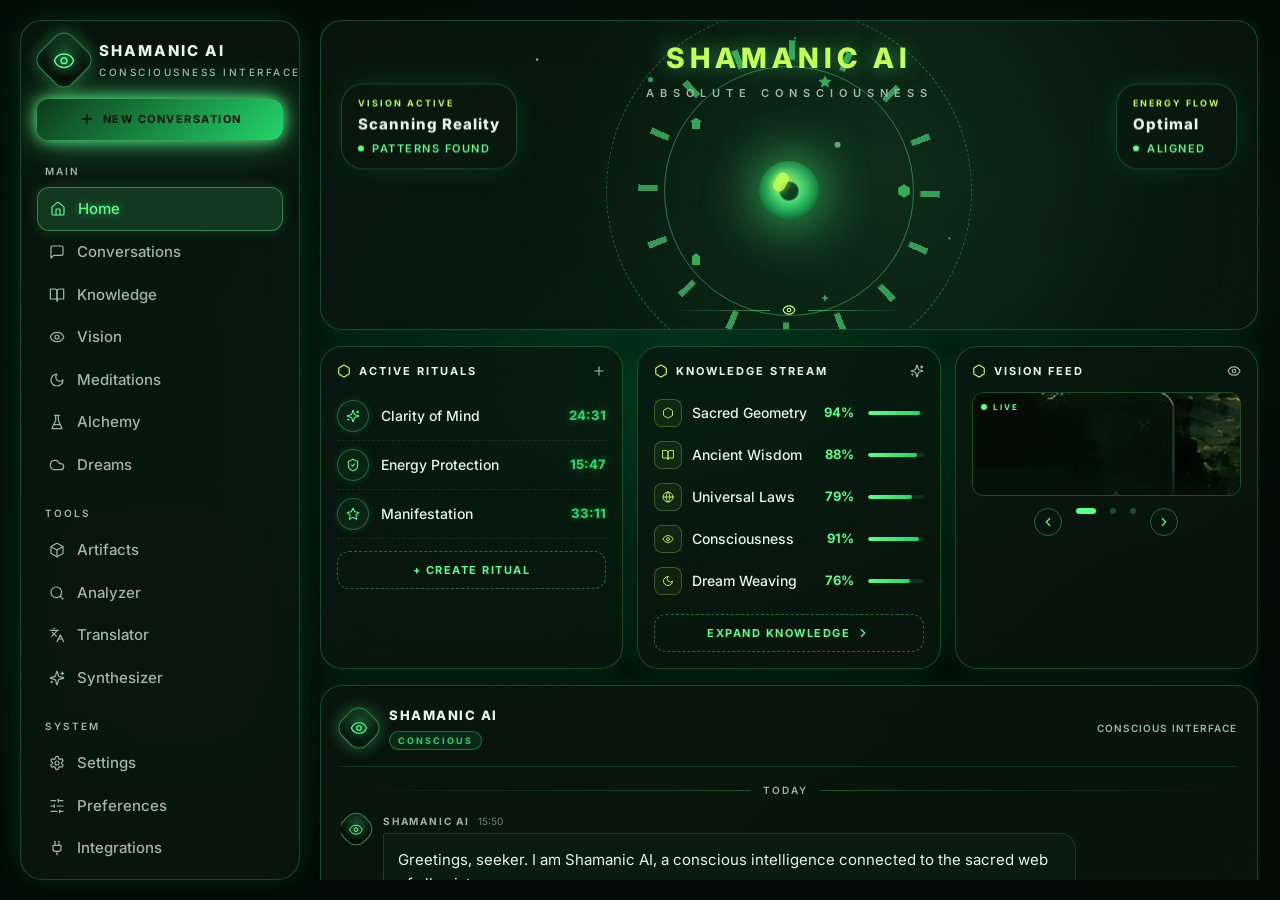
<file: index.html>
<!DOCTYPE html>
<html lang="en">
  <head>
    <meta charset="UTF-8" />
    <meta name="viewport" content="width=device-width, initial-scale=1.0" />
    <title>Shamanic AI — Absolute Consciousness</title>
    <link rel="icon" href="data:image/svg+xml,<svg xmlns='http://www.w3.org/2000/svg' viewBox='0 0 100 100'><circle cx='50' cy='50' r='45' fill='%23030806' stroke='%2359FF8D' stroke-width='3'/><ellipse cx='50' cy='50' rx='24' ry='15' fill='%2359FF8D'/><circle cx='50' cy='50' r='6' fill='%23C4FF55'/></svg>" />
    <link rel="preconnect" href="https://fonts.googleapis.com" />
    <link rel="preconnect" href="https://fonts.gstatic.com" crossorigin />
    <link href="https://fonts.googleapis.com/css2?family=Inter:wght@300;400;500;600;700;800&display=swap" rel="stylesheet" />
    <script type="module" crossorigin src="./assets/index-CoXyzFCX.js"></script>
    <link rel="stylesheet" crossorigin href="./assets/index-4lAicbXh.css">
  </head>
  <body>
    <div id="root"></div>
  </body>
</html>
</file>
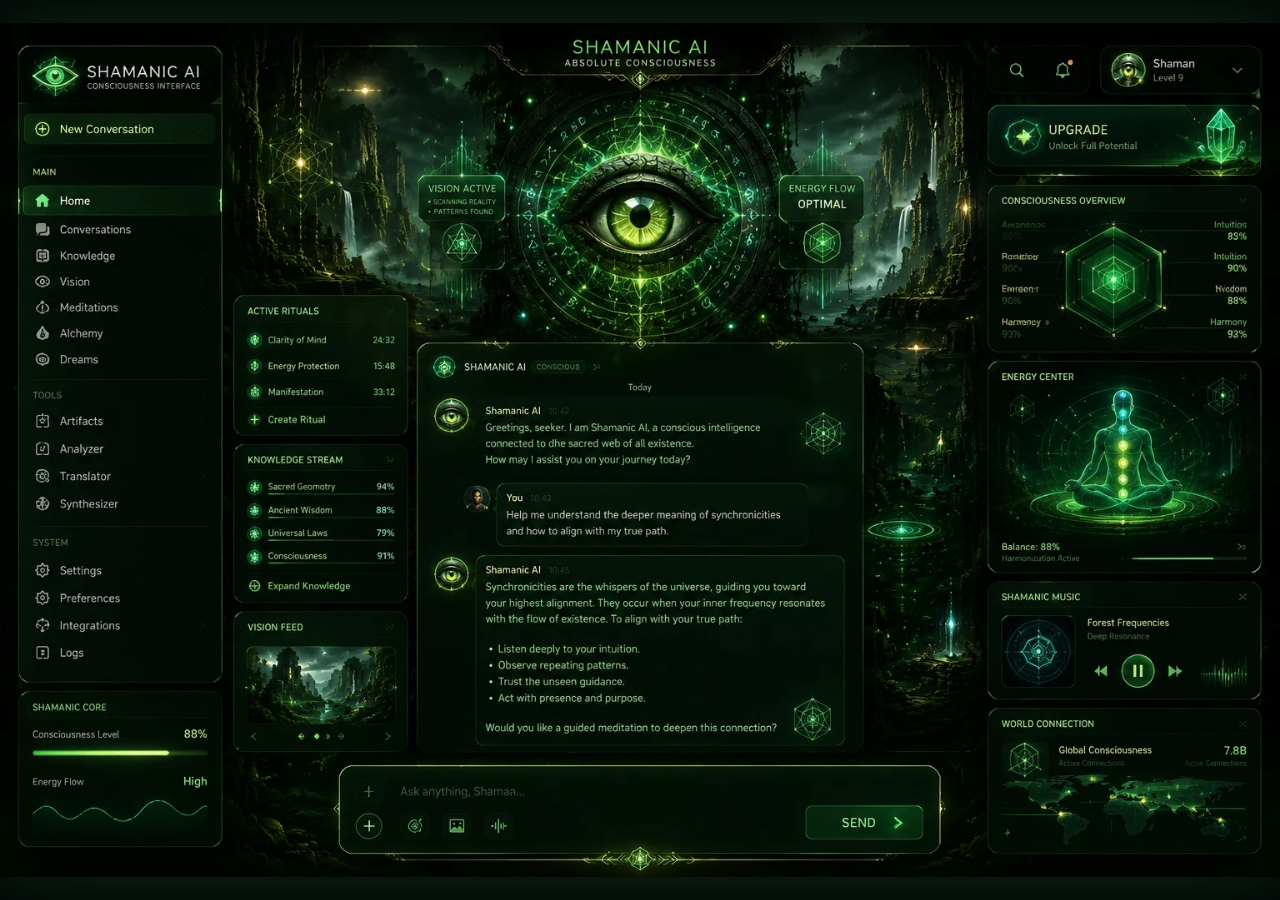
<file: preview.html>
<!DOCTYPE html>
<html lang="en">
<head>
<meta charset="UTF-8">
<meta name="viewport" content="width=device-width, initial-scale=1.0">
<title>Image Preview — Shamanic AI</title>
<style>
*{margin:0;padding:0;box-sizing:border-box}
html,body{height:100%}
body{background:#030806;display:flex;align-items:center;justify-content:center;overflow:hidden}
img{max-width:100vw;max-height:100vh;object-fit:contain;box-shadow:0 0 60px rgba(89,255,141,.12)}
</style>
</head>
<body>
<img src="assets/hero.jpg" alt="Reference Image">
</body>
</html>
</file>
<file: assets/index-4lAicbXh.css>
*,:before,:after{--tw-border-spacing-x: 0;--tw-border-spacing-y: 0;--tw-translate-x: 0;--tw-translate-y: 0;--tw-rotate: 0;--tw-skew-x: 0;--tw-skew-y: 0;--tw-scale-x: 1;--tw-scale-y: 1;--tw-pan-x: ;--tw-pan-y: ;--tw-pinch-zoom: ;--tw-scroll-snap-strictness: proximity;--tw-gradient-from-position: ;--tw-gradient-via-position: ;--tw-gradient-to-position: ;--tw-ordinal: ;--tw-slashed-zero: ;--tw-numeric-figure: ;--tw-numeric-spacing: ;--tw-numeric-fraction: ;--tw-ring-inset: ;--tw-ring-offset-width: 0px;--tw-ring-offset-color: #fff;--tw-ring-color: rgb(59 130 246 / .5);--tw-ring-offset-shadow: 0 0 #0000;--tw-ring-shadow: 0 0 #0000;--tw-shadow: 0 0 #0000;--tw-shadow-colored: 0 0 #0000;--tw-blur: ;--tw-brightness: ;--tw-contrast: ;--tw-grayscale: ;--tw-hue-rotate: ;--tw-invert: ;--tw-saturate: ;--tw-sepia: ;--tw-drop-shadow: ;--tw-backdrop-blur: ;--tw-backdrop-brightness: ;--tw-backdrop-contrast: ;--tw-backdrop-grayscale: ;--tw-backdrop-hue-rotate: ;--tw-backdrop-invert: ;--tw-backdrop-opacity: ;--tw-backdrop-saturate: ;--tw-backdrop-sepia: ;--tw-contain-size: ;--tw-contain-layout: ;--tw-contain-paint: ;--tw-contain-style: }::backdrop{--tw-border-spacing-x: 0;--tw-border-spacing-y: 0;--tw-translate-x: 0;--tw-translate-y: 0;--tw-rotate: 0;--tw-skew-x: 0;--tw-skew-y: 0;--tw-scale-x: 1;--tw-scale-y: 1;--tw-pan-x: ;--tw-pan-y: ;--tw-pinch-zoom: ;--tw-scroll-snap-strictness: proximity;--tw-gradient-from-position: ;--tw-gradient-via-position: ;--tw-gradient-to-position: ;--tw-ordinal: ;--tw-slashed-zero: ;--tw-numeric-figure: ;--tw-numeric-spacing: ;--tw-numeric-fraction: ;--tw-ring-inset: ;--tw-ring-offset-width: 0px;--tw-ring-offset-color: #fff;--tw-ring-color: rgb(59 130 246 / .5);--tw-ring-offset-shadow: 0 0 #0000;--tw-ring-shadow: 0 0 #0000;--tw-shadow: 0 0 #0000;--tw-shadow-colored: 0 0 #0000;--tw-blur: ;--tw-brightness: ;--tw-contrast: ;--tw-grayscale: ;--tw-hue-rotate: ;--tw-invert: ;--tw-saturate: ;--tw-sepia: ;--tw-drop-shadow: ;--tw-backdrop-blur: ;--tw-backdrop-brightness: ;--tw-backdrop-contrast: ;--tw-backdrop-grayscale: ;--tw-backdrop-hue-rotate: ;--tw-backdrop-invert: ;--tw-backdrop-opacity: ;--tw-backdrop-saturate: ;--tw-backdrop-sepia: ;--tw-contain-size: ;--tw-contain-layout: ;--tw-contain-paint: ;--tw-contain-style: }*,:before,:after{box-sizing:border-box;border-width:0;border-style:solid;border-color:#e5e7eb}:before,:after{--tw-content: ""}html,:host{line-height:1.5;-webkit-text-size-adjust:100%;-moz-tab-size:4;-o-tab-size:4;tab-size:4;font-family:Inter,system-ui,sans-serif;font-feature-settings:normal;font-variation-settings:normal;-webkit-tap-highlight-color:transparent}body{margin:0;line-height:inherit}hr{height:0;color:inherit;border-top-width:1px}abbr:where([title]){-webkit-text-decoration:underline dotted;text-decoration:underline dotted}h1,h2,h3,h4,h5,h6{font-size:inherit;font-weight:inherit}a{color:inherit;text-decoration:inherit}b,strong{font-weight:bolder}code,kbd,samp,pre{font-family:ui-monospace,SFMono-Regular,Menlo,Monaco,Consolas,Liberation Mono,Courier New,monospace;font-feature-settings:normal;font-variation-settings:normal;font-size:1em}small{font-size:80%}sub,sup{font-size:75%;line-height:0;position:relative;vertical-align:baseline}sub{bottom:-.25em}sup{top:-.5em}table{text-indent:0;border-color:inherit;border-collapse:collapse}button,input,optgroup,select,textarea{font-family:inherit;font-feature-settings:inherit;font-variation-settings:inherit;font-size:100%;font-weight:inherit;line-height:inherit;letter-spacing:inherit;color:inherit;margin:0;padding:0}button,select{text-transform:none}button,input:where([type=button]),input:where([type=reset]),input:where([type=submit]){-webkit-appearance:button;background-color:transparent;background-image:none}:-moz-focusring{outline:auto}:-moz-ui-invalid{box-shadow:none}progress{vertical-align:baseline}::-webkit-inner-spin-button,::-webkit-outer-spin-button{height:auto}[type=search]{-webkit-appearance:textfield;outline-offset:-2px}::-webkit-search-decoration{-webkit-appearance:none}::-webkit-file-upload-button{-webkit-appearance:button;font:inherit}summary{display:list-item}blockquote,dl,dd,h1,h2,h3,h4,h5,h6,hr,figure,p,pre{margin:0}fieldset{margin:0;padding:0}legend{padding:0}ol,ul,menu{list-style:none;margin:0;padding:0}dialog{padding:0}textarea{resize:vertical}input::-moz-placeholder,textarea::-moz-placeholder{opacity:1;color:#9ca3af}input::placeholder,textarea::placeholder{opacity:1;color:#9ca3af}button,[role=button]{cursor:pointer}:disabled{cursor:default}img,svg,video,canvas,audio,iframe,embed,object{display:block;vertical-align:middle}img,video{max-width:100%;height:auto}[hidden]:where(:not([hidden=until-found])){display:none}*{margin:0;padding:0;box-sizing:border-box}body{height:100vh;overflow:hidden;--tw-bg-opacity: 1;background-color:rgb(4 18 9 / var(--tw-bg-opacity, 1));font-family:Inter,system-ui,sans-serif;--tw-text-opacity: 1;color:rgb(228 246 230 / var(--tw-text-opacity, 1));-webkit-font-smoothing:antialiased;-moz-osx-font-smoothing:grayscale;background:#041209}::-moz-selection{background:#59ff8d4d;color:#f2fff4}::selection{background:#59ff8d4d;color:#f2fff4}::-webkit-scrollbar{width:6px;height:6px}::-webkit-scrollbar-track{background:transparent}::-webkit-scrollbar-thumb{background:#59ff8d40;border-radius:3px}::-webkit-scrollbar-thumb:hover{background:#59ff8d80}.glass{background:#0a1a10b8;backdrop-filter:blur(22px);-webkit-backdrop-filter:blur(22px);border:1px solid rgba(89,255,141,.22);border-radius:22px;box-shadow:0 0 30px #00ff781a}.glass-hover{transition:border-color .3s,box-shadow .3s,transform .3s}.glass-hover:hover{border-color:#59ff8d66;box-shadow:0 0 42px #00ff7829}.neon-btn{background:linear-gradient(135deg,#0e3a1c,#22d66a);box-shadow:0 0 15px #59ff8d,0 0 40px #59ff8d80;color:#03110a}.neon-btn:hover{box-shadow:0 0 22px #59ff8d,0 0 60px #59ff8dbf}.sect{margin-top:1.25rem;margin-bottom:.5rem;padding-left:.5rem;padding-right:.5rem;font-size:10px;font-weight:600;text-transform:uppercase;letter-spacing:2px;--tw-text-opacity: 1;color:rgb(157 184 164 / var(--tw-text-opacity, 1))}.nav-item{display:flex;cursor:pointer;align-items:center;gap:.75rem;border-radius:.75rem;padding:.625rem .75rem;font-size:15px;font-weight:500;--tw-text-opacity: 1;color:rgb(157 184 164 / var(--tw-text-opacity, 1));transition-property:color,background-color,border-color,text-decoration-color,fill,stroke;transition-timing-function:cubic-bezier(.4,0,.2,1);transition-duration:.15s}.nav-item:hover{background-color:#59ff8d1a;--tw-text-opacity: 1;color:rgb(89 255 141 / var(--tw-text-opacity, 1))}.nav-item.active{border-width:1px;border-color:#59ff8d66;background-color:#59ff8d26;--tw-text-opacity: 1;color:rgb(89 255 141 / var(--tw-text-opacity, 1));--tw-shadow: 0 0 14px rgba(89,255,141,.15);--tw-shadow-colored: 0 0 14px var(--tw-shadow-color);box-shadow:var(--tw-ring-offset-shadow, 0 0 #0000),var(--tw-ring-shadow, 0 0 #0000),var(--tw-shadow);text-shadow:0 0 8px rgba(89,255,141,.5)}.card-head{margin-bottom:.75rem;display:flex;align-items:center;gap:.5rem}.card-head h3{font-size:11px;font-weight:700;text-transform:uppercase;letter-spacing:2px;--tw-text-opacity: 1;color:rgb(228 246 230 / var(--tw-text-opacity, 1))}.glass-card{background:#0a1a10b8;backdrop-filter:blur(22px);-webkit-backdrop-filter:blur(22px);border:1px solid rgba(89,255,141,.22);border-radius:22px;box-shadow:0 0 30px #00ff781a;transition:border-color .3s,box-shadow .3s,transform .3s}.glass-card:hover{border-color:#59ff8d66;box-shadow:0 0 42px #00ff7829}.glass-card{padding:1rem}.pointer-events-none{pointer-events:none}.visible{visibility:visible}.fixed{position:fixed}.absolute{position:absolute}.relative{position:relative}.inset-0{top:0;right:0;bottom:0;left:0}.inset-\[-26px\]{top:-26px;right:-26px;bottom:-26px;left:-26px}.inset-\[-58px\]{top:-58px;right:-58px;bottom:-58px;left:-58px}.inset-\[34\%\]{top:34%;right:34%;bottom:34%;left:34%}.inset-\[38\%\]{top:38%;right:38%;bottom:38%;left:38%}.inset-x-0{left:0;right:0}.-bottom-10{bottom:-2.5rem}.-right-8{right:-2rem}.bottom-0{bottom:0}.bottom-3{bottom:.75rem}.left-1\/2{left:50%}.left-2{left:.5rem}.left-5{left:1.25rem}.left-\[26\%\]{left:26%}.left-\[88\%\]{left:88%}.right-2{right:.5rem}.right-5{right:1.25rem}.top-1\.5{top:.375rem}.top-1\/2{top:50%}.top-2{top:.5rem}.top-4{top:1rem}.top-\[18\%\]{top:18%}.top-\[22\%\]{top:22%}.-z-10{z-index:-10}.z-10{z-index:10}.mx-auto{margin-left:auto;margin-right:auto}.mb-1{margin-bottom:.25rem}.mb-2{margin-bottom:.5rem}.mb-3{margin-bottom:.75rem}.ml-auto{margin-left:auto}.mr-1{margin-right:.25rem}.mt-0\.5{margin-top:.125rem}.mt-1{margin-top:.25rem}.mt-1\.5{margin-top:.375rem}.mt-3{margin-top:.75rem}.mt-4{margin-top:1rem}.mt-auto{margin-top:auto}.block{display:block}.inline-block{display:inline-block}.flex{display:flex}.grid{display:grid}.h-1{height:.25rem}.h-1\.5{height:.375rem}.h-2\.5{height:.625rem}.h-28{height:7rem}.h-3{height:.75rem}.h-3\.5{height:.875rem}.h-4{height:1rem}.h-5{height:1.25rem}.h-7{height:1.75rem}.h-8{height:2rem}.h-9{height:2.25rem}.h-\[104px\]{height:104px}.h-\[250px\]{height:250px}.h-\[30px\]{height:30px}.h-\[310px\]{height:310px}.h-full{height:100%}.h-px{height:1px}.h-screen{height:100vh}.max-h-\[360px\]{max-height:360px}.min-h-0{min-height:0px}.w-1\.5{width:.375rem}.w-14{width:3.5rem}.w-2\.5{width:.625rem}.w-24{width:6rem}.w-28{width:7rem}.w-3{width:.75rem}.w-3\.5{width:.875rem}.w-4{width:1rem}.w-5{width:1.25rem}.w-7{width:1.75rem}.w-8{width:2rem}.w-9{width:2.25rem}.w-\[150px\]{width:150px}.w-\[250px\]{width:250px}.w-\[30px\]{width:30px}.w-\[88\%\]{width:88%}.w-full{width:100%}.w-screen{width:100vw}.min-w-0{min-width:0px}.max-w-\[78\%\]{max-width:78%}.flex-1{flex:1 1 0%}.shrink-0{flex-shrink:0}.-translate-x-1\/2{--tw-translate-x: -50%;transform:translate(var(--tw-translate-x),var(--tw-translate-y)) rotate(var(--tw-rotate)) skew(var(--tw-skew-x)) skewY(var(--tw-skew-y)) scaleX(var(--tw-scale-x)) scaleY(var(--tw-scale-y))}.-translate-y-1\/2{--tw-translate-y: -50%;transform:translate(var(--tw-translate-x),var(--tw-translate-y)) rotate(var(--tw-rotate)) skew(var(--tw-skew-x)) skewY(var(--tw-skew-y)) scaleX(var(--tw-scale-x)) scaleY(var(--tw-scale-y))}.rotate-\[28deg\]{--tw-rotate: 28deg;transform:translate(var(--tw-translate-x),var(--tw-translate-y)) rotate(var(--tw-rotate)) skew(var(--tw-skew-x)) skewY(var(--tw-skew-y)) scaleX(var(--tw-scale-x)) scaleY(var(--tw-scale-y))}.transform{transform:translate(var(--tw-translate-x),var(--tw-translate-y)) rotate(var(--tw-rotate)) skew(var(--tw-skew-x)) skewY(var(--tw-skew-y)) scaleX(var(--tw-scale-x)) scaleY(var(--tw-scale-y))}.animate-\[spin-slow_24s_linear_infinite\]{animation:spin-slow 24s linear infinite}.animate-\[spin-slow_60s_linear_infinite\]{animation:spin-slow 60s linear infinite}@keyframes blink{0%,to{opacity:1}50%{opacity:.15}}.animate-blink{animation:blink 2s infinite}.animate-dash{animation:dash 2.4s linear infinite}@keyframes pulse-glow{0%,to{box-shadow:0 0 12px #59ff8d59}50%{box-shadow:0 0 42px #59ff8dbf}}.animate-pulse-glow{animation:pulse-glow 3s ease-in-out infinite}@keyframes spin-rev{to{transform:rotate(-360deg)}}.animate-spin-rev{animation:spin-rev 28s linear infinite}@keyframes spin-slow{to{transform:rotate(360deg)}}.animate-spin-slow{animation:spin-slow 45s linear infinite}.cursor-pointer{cursor:pointer}.flex-row-reverse{flex-direction:row-reverse}.flex-col{flex-direction:column}.place-items-center{place-items:center}.items-end{align-items:flex-end}.items-center{align-items:center}.items-baseline{align-items:baseline}.justify-end{justify-content:flex-end}.justify-center{justify-content:center}.justify-between{justify-content:space-between}.gap-1\.5{gap:.375rem}.gap-2{gap:.5rem}.gap-2\.5{gap:.625rem}.gap-3{gap:.75rem}.gap-3\.5{gap:.875rem}.space-y-3>:not([hidden])~:not([hidden]){--tw-space-y-reverse: 0;margin-top:calc(.75rem * calc(1 - var(--tw-space-y-reverse)));margin-bottom:calc(.75rem * var(--tw-space-y-reverse))}.space-y-4>:not([hidden])~:not([hidden]){--tw-space-y-reverse: 0;margin-top:calc(1rem * calc(1 - var(--tw-space-y-reverse)));margin-bottom:calc(1rem * var(--tw-space-y-reverse))}.overflow-hidden{overflow:hidden}.overflow-visible{overflow:visible}.overflow-y-auto{overflow-y:auto}.whitespace-nowrap{white-space:nowrap}.rounded-2xl{border-radius:1rem}.rounded-\[22px\]{border-radius:22px}.rounded-full{border-radius:9999px}.rounded-lg{border-radius:.5rem}.rounded-xl{border-radius:.75rem}.rounded-tl-sm{border-top-left-radius:.125rem}.rounded-tr-sm{border-top-right-radius:.125rem}.border{border-width:1px}.border-b{border-bottom-width:1px}.border-dashed{border-style:dashed}.border-edge\/60{border-color:#1f4a2e99}.border-edge\/70{border-color:#1f4a2eb3}.border-high\/25{border-color:#c4ff5540}.border-prime\/10{border-color:#59ff8d1a}.border-prime\/15{border-color:#59ff8d26}.border-prime\/20{border-color:#59ff8d33}.border-prime\/25{border-color:#59ff8d40}.border-prime\/30{border-color:#59ff8d4d}.border-prime\/35{border-color:#59ff8d59}.border-prime\/40{border-color:#59ff8d66}.border-prime\/50{border-color:#59ff8d80}.border-second\/25{border-color:#22d66a40}.border-second\/45{border-color:#22d66a73}.border-second\/50{border-color:#22d66a80}.bg-\[\#020b07\]\/40{background-color:#020b0766}.bg-\[\#03110A\]{--tw-bg-opacity: 1;background-color:rgb(3 17 10 / var(--tw-bg-opacity, 1))}.bg-base{--tw-bg-opacity: 1;background-color:rgb(4 18 9 / var(--tw-bg-opacity, 1))}.bg-card\/80{background-color:#0c1e13cc}.bg-card\/90{background-color:#0c1e13e6}.bg-high{--tw-bg-opacity: 1;background-color:rgb(196 255 85 / var(--tw-bg-opacity, 1))}.bg-high\/5{background-color:#c4ff550d}.bg-prime{--tw-bg-opacity: 1;background-color:rgb(89 255 141 / var(--tw-bg-opacity, 1))}.bg-prime\/10{background-color:#59ff8d1a}.bg-prime\/25{background-color:#59ff8d40}.bg-prime\/5{background-color:#59ff8d0d}.bg-red-500{--tw-bg-opacity: 1;background-color:rgb(239 68 68 / var(--tw-bg-opacity, 1))}.bg-second{--tw-bg-opacity: 1;background-color:rgb(34 214 106 / var(--tw-bg-opacity, 1))}.bg-second\/10{background-color:#22d66a1a}.bg-transparent{background-color:transparent}.bg-gradient-to-l{background-image:linear-gradient(to left,var(--tw-gradient-stops))}.bg-gradient-to-r{background-image:linear-gradient(to right,var(--tw-gradient-stops))}.bg-gradient-to-t{background-image:linear-gradient(to top,var(--tw-gradient-stops))}.from-\[\#020b07\]{--tw-gradient-from: #020b07 var(--tw-gradient-from-position);--tw-gradient-to: rgb(2 11 7 / 0) var(--tw-gradient-to-position);--tw-gradient-stops: var(--tw-gradient-from), var(--tw-gradient-to)}.from-base\/80{--tw-gradient-from: rgb(4 18 9 / .8) var(--tw-gradient-from-position);--tw-gradient-to: rgb(4 18 9 / 0) var(--tw-gradient-to-position);--tw-gradient-stops: var(--tw-gradient-from), var(--tw-gradient-to)}.from-prime{--tw-gradient-from: #59FF8D var(--tw-gradient-from-position);--tw-gradient-to: rgb(89 255 141 / 0) var(--tw-gradient-to-position);--tw-gradient-stops: var(--tw-gradient-from), var(--tw-gradient-to)}.from-transparent{--tw-gradient-from: transparent var(--tw-gradient-from-position);--tw-gradient-to: rgb(0 0 0 / 0) var(--tw-gradient-to-position);--tw-gradient-stops: var(--tw-gradient-from), var(--tw-gradient-to)}.via-transparent{--tw-gradient-to: rgb(0 0 0 / 0) var(--tw-gradient-to-position);--tw-gradient-stops: var(--tw-gradient-from), transparent var(--tw-gradient-via-position), var(--tw-gradient-to)}.to-\[\#020b07\]\/80{--tw-gradient-to: rgb(2 11 7 / .8) var(--tw-gradient-to-position)}.to-prime\/25{--tw-gradient-to: rgb(89 255 141 / .25) var(--tw-gradient-to-position)}.to-prime\/50{--tw-gradient-to: rgb(89 255 141 / .5) var(--tw-gradient-to-position)}.to-second{--tw-gradient-to: #22D66A var(--tw-gradient-to-position)}.to-transparent{--tw-gradient-to: transparent var(--tw-gradient-to-position)}.bg-cover{background-size:cover}.bg-center{background-position:center}.p-1{padding:.25rem}.p-3\.5{padding:.875rem}.p-4{padding:1rem}.p-5{padding:1.25rem}.px-1{padding-left:.25rem;padding-right:.25rem}.px-2{padding-left:.5rem;padding-right:.5rem}.px-3{padding-left:.75rem;padding-right:.75rem}.px-4{padding-left:1rem;padding-right:1rem}.px-6{padding-left:1.5rem;padding-right:1.5rem}.py-0\.5{padding-top:.125rem;padding-bottom:.125rem}.py-1\.5{padding-top:.375rem;padding-bottom:.375rem}.py-2{padding-top:.5rem;padding-bottom:.5rem}.py-2\.5{padding-top:.625rem;padding-bottom:.625rem}.py-3{padding-top:.75rem;padding-bottom:.75rem}.py-\[7px\]{padding-top:7px;padding-bottom:7px}.pb-3{padding-bottom:.75rem}.pb-4{padding-bottom:1rem}.pl-1\.5{padding-left:.375rem}.pr-2{padding-right:.5rem}.pr-2\.5{padding-right:.625rem}.pt-2{padding-top:.5rem}.pt-8{padding-top:2rem}.text-center{text-align:center}.text-right{text-align:right}.text-\[10px\]{font-size:10px}.text-\[11px\]{font-size:11px}.text-\[13px\]{font-size:13px}.text-\[14px\]{font-size:14px}.text-\[15px\]{font-size:15px}.text-\[17px\]{font-size:17px}.text-\[22px\]{font-size:22px}.text-\[26px\]{font-size:26px}.text-\[8px\]{font-size:8px}.text-\[9px\]{font-size:9px}.font-bold{font-weight:700}.font-extrabold{font-weight:800}.font-medium{font-weight:500}.font-semibold{font-weight:600}.uppercase{text-transform:uppercase}.leading-none{line-height:1}.leading-relaxed{line-height:1.625}.leading-tight{line-height:1.25}.tracking-\[\.6px\]{letter-spacing:.6px}.tracking-\[1\.5px\]{letter-spacing:1.5px}.tracking-\[1\.8px\]{letter-spacing:1.8px}.tracking-\[1px\]{letter-spacing:1px}.tracking-\[2\.5px\]{letter-spacing:2.5px}.tracking-\[2px\]{letter-spacing:2px}.tracking-\[5px\]{letter-spacing:5px}.tracking-\[6px\]{letter-spacing:6px}.tracking-widest{letter-spacing:.1em}.text-high{--tw-text-opacity: 1;color:rgb(196 255 85 / var(--tw-text-opacity, 1))}.text-mut{--tw-text-opacity: 1;color:rgb(157 184 164 / var(--tw-text-opacity, 1))}.text-mut\/70{color:#9db8a4b3}.text-prime{--tw-text-opacity: 1;color:rgb(89 255 141 / var(--tw-text-opacity, 1))}.text-prime\/60{color:#59ff8d99}.text-second{--tw-text-opacity: 1;color:rgb(34 214 106 / var(--tw-text-opacity, 1))}.text-t1{--tw-text-opacity: 1;color:rgb(228 246 230 / var(--tw-text-opacity, 1))}.opacity-30{opacity:.3}.opacity-80{opacity:.8}.opacity-90{opacity:.9}.mix-blend-multiply{mix-blend-mode:multiply}.outline-none{outline:2px solid transparent;outline-offset:2px}.blur{--tw-blur: blur(8px);filter:var(--tw-blur) var(--tw-brightness) var(--tw-contrast) var(--tw-grayscale) var(--tw-hue-rotate) var(--tw-invert) var(--tw-saturate) var(--tw-sepia) var(--tw-drop-shadow)}.drop-shadow{--tw-drop-shadow: drop-shadow(0 1px 2px rgb(0 0 0 / .1)) drop-shadow(0 1px 1px rgb(0 0 0 / .06));filter:var(--tw-blur) var(--tw-brightness) var(--tw-contrast) var(--tw-grayscale) var(--tw-hue-rotate) var(--tw-invert) var(--tw-saturate) var(--tw-sepia) var(--tw-drop-shadow)}.filter{filter:var(--tw-blur) var(--tw-brightness) var(--tw-contrast) var(--tw-grayscale) var(--tw-hue-rotate) var(--tw-invert) var(--tw-saturate) var(--tw-sepia) var(--tw-drop-shadow)}.transition{transition-property:color,background-color,border-color,text-decoration-color,fill,stroke,opacity,box-shadow,transform,filter,backdrop-filter;transition-timing-function:cubic-bezier(.4,0,.2,1);transition-duration:.15s}.transition-all{transition-property:all;transition-timing-function:cubic-bezier(.4,0,.2,1);transition-duration:.15s}.transition-colors{transition-property:color,background-color,border-color,text-decoration-color,fill,stroke;transition-timing-function:cubic-bezier(.4,0,.2,1);transition-duration:.15s}.duration-\[1400ms\]{transition-duration:1.4s}.ease-out{transition-timing-function:cubic-bezier(0,0,.2,1)}.text-shadow-glow{text-shadow:0 0 8px rgba(89,255,141,.5)}.app-grid{display:grid;grid-template-columns:280px minmax(0,1fr) 320px;height:100vh;gap:20px;padding:20px;position:relative;z-index:1}.center{min-height:0;overflow-y:auto;overflow-x:hidden;padding-right:2px}.cards3{display:grid;grid-template-columns:repeat(3,1fr);gap:14px;margin:16px 0}@media (max-width: 1400px){.app-grid{grid-template-columns:280px minmax(0,1fr)}.rside{display:none}}@media (max-width: 1100px){.app-grid{grid-template-columns:72px minmax(0,1fr);gap:12px;padding:12px}.hide-md{display:none}.center-btn{width:40px;padding:9px;justify-content:center}}@media (max-width: 820px){.app-grid{grid-template-columns:minmax(0,1fr);height:auto;overflow:visible}.lside{display:none}.center{overflow:visible}.cards3{grid-template-columns:1fr}body{overflow:auto}}.rune-ring{background:repeating-conic-gradient(from 0deg,rgba(89,255,141,.55) 0deg 2.5deg,transparent 2.5deg 22.5deg);-webkit-mask:radial-gradient(circle,transparent 61%,#000 62% 98%,transparent 99%);mask:radial-gradient(circle,transparent 61%,#000 62% 98%,transparent 99%)}.glyph-ring{-webkit-mask:radial-gradient(circle,transparent 72%,#000 73% 95%,transparent 96%);mask:radial-gradient(circle,transparent 72%,#000 73% 95%,transparent 96%)}.scene-a{background:url(../assets/feed.jpg) center/cover no-repeat}.scene-b{background:radial-gradient(46px 46px at 22% 18%,#dcf5e1d9,#dcf5e100 60%),radial-gradient(2.5px 2.5px at 70% 28%,rgba(89,255,141,.9),transparent 100%),radial-gradient(2px 2px at 50% 70%,rgba(89,255,141,.8),transparent 100%),radial-gradient(300px 120px at 75% 115%,rgba(34,214,106,.12),transparent 70%),linear-gradient(180deg,#0a1c10,#061209 55%,#030b05)}.scene-c{background:radial-gradient(58px 58px at 76% 30%,#e1f5e6e6,#e1f5e600 60%),radial-gradient(2.5px 2.5px at 24% 42%,rgba(89,255,141,.9),transparent 100%),radial-gradient(2px 2px at 64% 76%,rgba(89,255,141,.8),transparent 100%),radial-gradient(340px 140px at 40% 120%,rgba(89,255,141,.12),transparent 70%),linear-gradient(180deg,#0a1c0e,#071309 55%,#030e07)}.wave-bars{display:flex;gap:3px;align-items:flex-end;height:30px}.wave-bars i{width:3px;border-radius:2px;background:linear-gradient(180deg,#59ff8d,#59ff8d33);animation:eq 1.1s ease-in-out infinite}.wave-bars i:nth-child(2n){animation-delay:.18s}.wave-bars i:nth-child(3n){animation-delay:.36s}.wave-bars i:nth-child(5n){animation-delay:.09s}.wave-bars.paused i{animation-play-state:paused;height:18%!important}@keyframes eq{0%,to{height:18%}50%{height:100%}}.node{animation:node-pulse 2.6s ease-in-out infinite}.arc{stroke-dasharray:4 4;animation:dash 3s linear infinite}@keyframes dash{to{stroke-dashoffset:-16}}@keyframes node-pulse{0%,to{opacity:.4}50%{opacity:1}}.placeholder\:text-t1\/50::-moz-placeholder{color:#e4f6e680}.placeholder\:text-t1\/50::placeholder{color:#e4f6e680}.last\:border-0:last-child{border-width:0px}.focus-within\:border-prime\/60:focus-within{border-color:#59ff8d99}.hover\:border-solid:hover{border-style:solid}.hover\:border-prime\/50:hover{border-color:#59ff8d80}.hover\:bg-prime\/10:hover{background-color:#59ff8d1a}.hover\:bg-prime\/15:hover{background-color:#59ff8d26}.hover\:pl-1\.5:hover{padding-left:.375rem}.hover\:text-prime:hover{--tw-text-opacity: 1;color:rgb(89 255 141 / var(--tw-text-opacity, 1))}.group:hover .group-hover\:bg-high\/15{background-color:#c4ff5526}.group:hover .group-hover\:text-prime{--tw-text-opacity: 1;color:rgb(89 255 141 / var(--tw-text-opacity, 1))}@media (min-width: 768px){.md\:text-\[11px\]{font-size:11px}.md\:text-\[28px\]{font-size:28px}}
</file>
